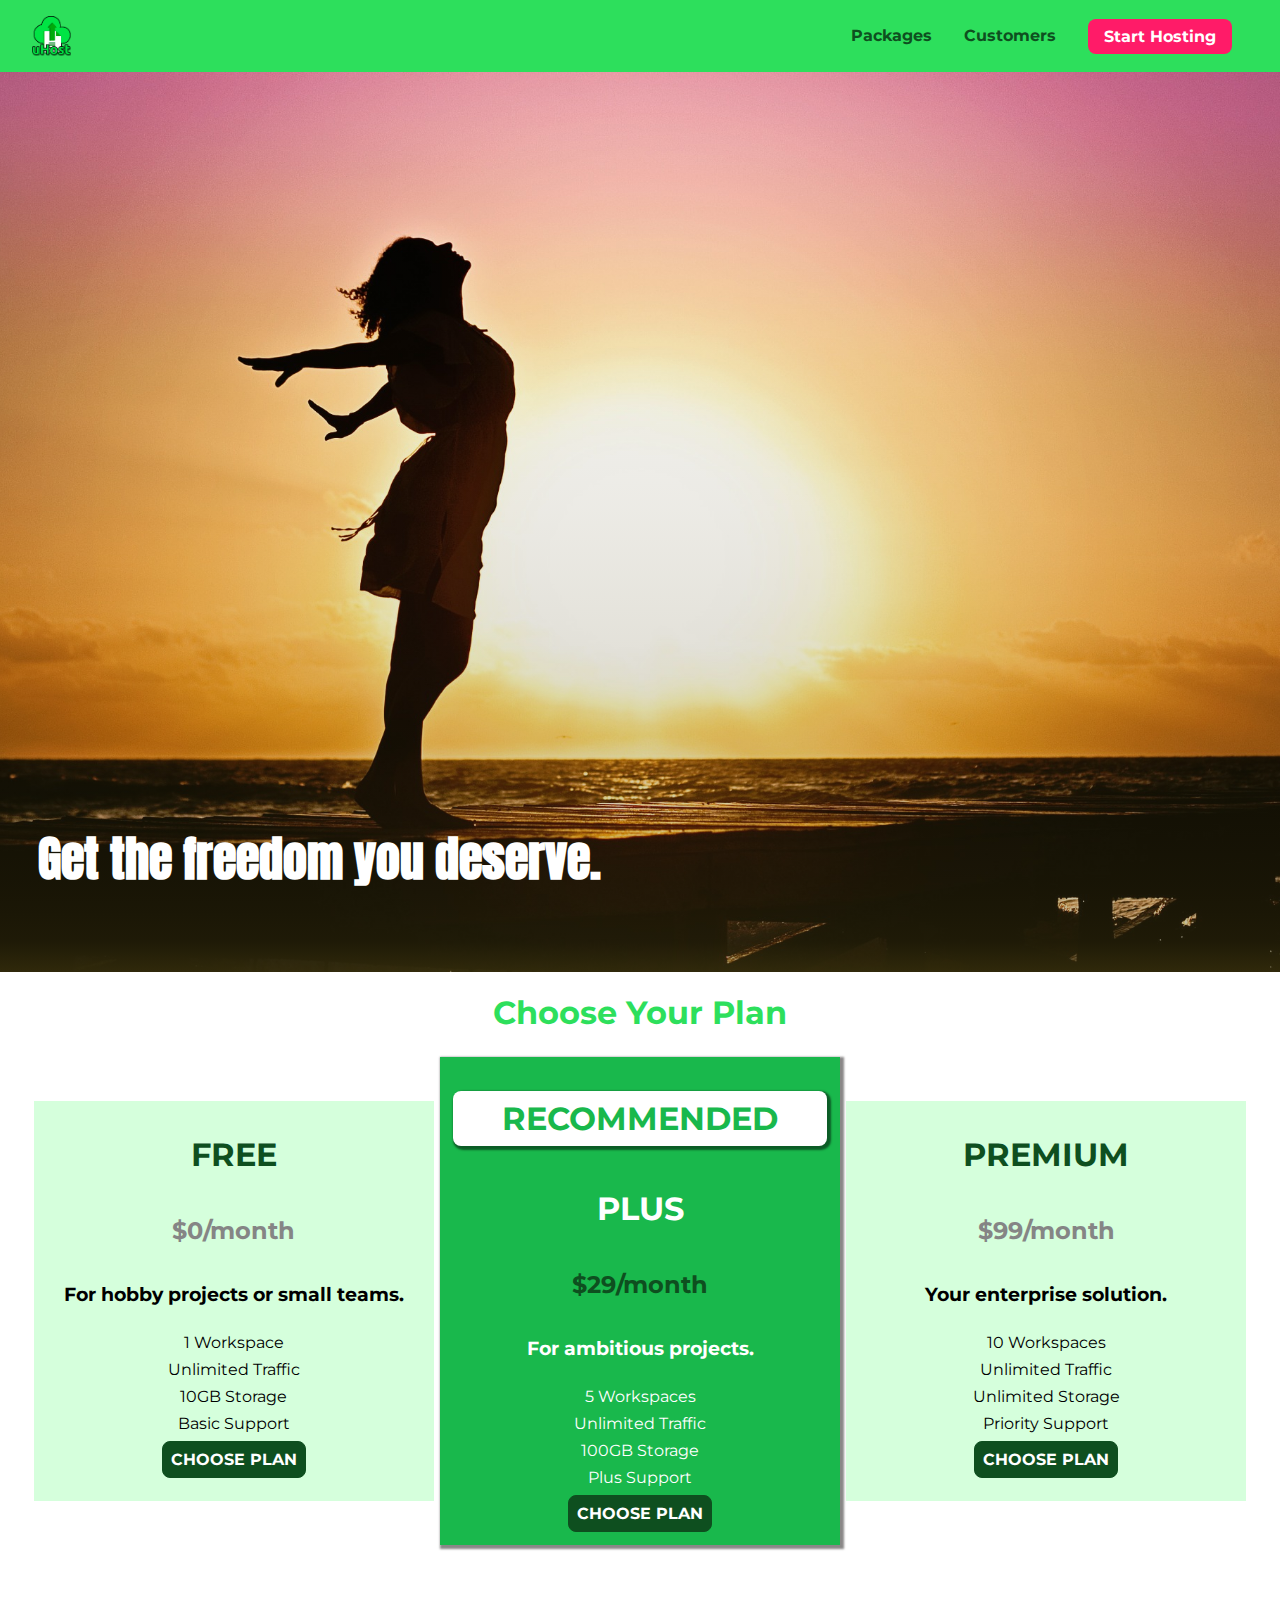
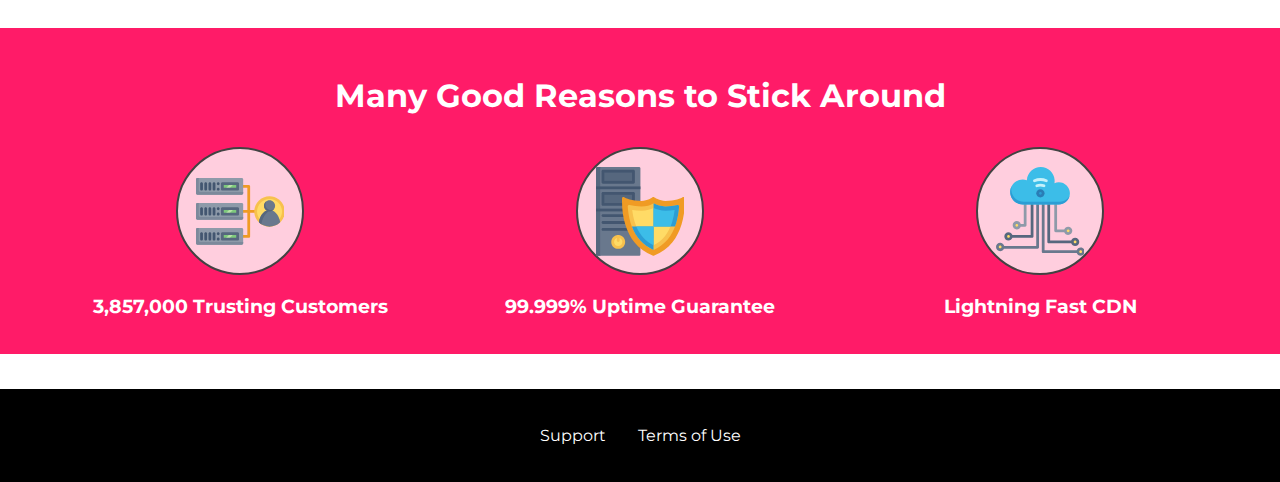
<file: index.html>
<!DOCTYPE html>
<html lang="en">
  <head>
    <meta charset="UTF-8" />
    <meta name="viewport" content="width=device-width, initial-scale=1.0" />
    <meta http-equiv="X-UA-Compatible" content="ie=edge" />
    <title>uHost</title>
    <link rel="shortcut icon" href="favicon.png" />
    <link
      href="https://fonts.googleapis.com/css?family=Anton"
      rel="stylesheet" />
    <link
      href="https://fonts.googleapis.com/css?family=Montserrat:400,700"
      rel="stylesheet" />
    <link rel="stylesheet" href="shared.css" />
    <link rel="stylesheet" href="main.css" />
  </head>

  <body>
    <div class="backdrop"></div>
    <div class="modal">
      <h1 class="modal__title">Do you want to continue?</h1>
      <div class="modal__actions">
        <a href="start-hosting/index.html" class="modal__action">Yes!</a>
        <button class="modal__action modal__action--negative" type="button">
          No!
        </button>
      </div>
    </div>
    <header class="main-header">
      <div>
        <button class="toggle-button">
          <span class="toggle-button__bar"></span>
          <span class="toggle-button__bar"></span>
          <span class="toggle-button__bar"></span>
        </button>
        <a href="index.html" class="main-header__brand">
          <img src="./images/uhost-icon.png" alt="logo" />
        </a>
      </div>
      <nav class="main-nav">
        <ul class="main-nav__items">
          <li class="main-nav__item">
            <a href="packages/index.html">Packages</a>
          </li>
          <li class="main-nav__item">
            <a href="customers/index.html">Customers</a>
          </li>
          <li id="button" class="main-nav__item main-nav__item--cta">
            <a href="start-hosting/index.html">Start Hosting</a>
          </li>
        </ul>
      </nav>
    </header>
    <nav class="mobile-nav">
      <ul class="mobile-nav__items">
        <li class="mobile-nav__item">
          <a href="packages/index.html">Packages</a>
        </li>
        <li class="mobile-nav__item">
          <a href="customers/index.html">Customers</a>
        </li>
        <li class="mobile-nav__item mobile-nav__item--cta">
          <a href="start-hosting/index.html">Start Hosting</a>
        </li>
      </ul>
    </nav>
    <main>
      <section id="product-overview">
        <h1>Get the freedom you deserve.</h1>
      </section>
      <section id="plans">
        <h1 class="section-title">Choose Your Plan</h1>
        <div class="plans__list">
          <article class="plan">
            <h1 class="plan__title">FREE</h1>
            <h2 class="plan__price">$0/month</h2>
            <h3>For hobby projects or small teams.</h3>
            <ul class="plan__features">
              <li class="plan__feature">1 Workspace</li>
              <li class="plan__feature">Unlimited Traffic</li>
              <li class="plan__feature">10GB Storage</li>
              <li class="plan__feature">Basic Support</li>
            </ul>
            <div>
              <button class="button">CHOOSE PLAN</button>
            </div>
          </article>
          <article class="plan plan--highlighted">
            <h1 class="plan__annotation">RECOMMENDED</h1>
            <h1 class="plan__title">PLUS</h1>
            <h2 class="plan__price">$29/month</h2>
            <h3>For ambitious projects.</h3>
            <ul class="plan__features">
              <li class="plan__feature">5 Workspaces</li>
              <li class="plan__feature">Unlimited Traffic</li>
              <li class="plan__feature">100GB Storage</li>
              <li class="plan__feature">Plus Support</li>
            </ul>
            <div>
              <button class="button">CHOOSE PLAN</button>
            </div>
          </article>
          <article class="plan">
            <h1 class="plan__title">PREMIUM</h1>
            <h2 class="plan__price">$99/month</h2>
            <h3>Your enterprise solution.</h3>
            <ul class="plan__features">
              <li class="plan__feature">10 Workspaces</li>
              <li class="plan__feature">Unlimited Traffic</li>
              <li class="plan__feature">Unlimited Storage</li>
              <li class="plan__feature">Priority Support</li>
            </ul>
            <div>
              <button class="button">CHOOSE PLAN</button>
            </div>
          </article>
        </div>
      </section>
      <section id="key-features">
        <h1 class="section-title">Many Good Reasons to Stick Around</h1>
        <ul class="key-feature__list">
          <li class="key-feature">
            <div class="key-feature__image">
              <svg viewBox="0 0 512 512">
                <path
                  style="fill: #f09b24"
                  d="M344,248h-32V112c0-4.418-3.582-8-8-8h-40c-4.418,0-8,3.582-8,8s3.582,8,8,8h32v128h-32  c-4.418,0-8,3.582-8,8s3.582,8,8,8h32v128h-32c-4.418,0-8,3.582-8,8s3.582,8,8,8h40c4.418,0,8-3.582,8-8V264h32c4.418,0,8-3.582,8-8  S348.418,248,344,248z" />
                <path
                  style="fill: #8e9aa9"
                  d="M264,64H8c-4.418,0-8,3.582-8,8v80c0,4.418,3.582,8,8,8h256c4.418,0,8-3.582,8-8V72  C272,67.582,268.418,64,264,64z" />
                <path
                  style="fill: #7c899b"
                  d="M24,144c-4.418,0-8-3.582-8-8V64H8c-4.418,0-8,3.582-8,8v80c0,4.418,3.582,8,8,8h256  c4.418,0,8-3.582,8-8v-8H24z" />
                <rect
                  x="152"
                  y="96"
                  style="fill: #b8e3a8"
                  width="88"
                  height="32" />
                <g>
                  <polygon
                    style="fill: #7ec97d"
                    points="152,96 152,128 166,128 198,96  " />
                  <polygon
                    style="fill: #7ec97d"
                    points="220,96 188,128 240,128 240,96  " />
                </g>
                <path
                  style="fill: #56677e"
                  d="M240,136h-88c-4.418,0-8-3.582-8-8V96c0-4.418,3.582-8,8-8h88c4.418,0,8,3.582,8,8v32  C248,132.418,244.418,136,240,136z M160,120h72v-16h-72V120z" />
                <g>
                  <path
                    style="fill: #435670"
                    d="M32,136c-4.418,0-8-3.582-8-8V96c0-4.418,3.582-8,8-8s8,3.582,8,8v32C40,132.418,36.418,136,32,136z   " />
                  <path
                    style="fill: #435670"
                    d="M56,136c-4.418,0-8-3.582-8-8V96c0-4.418,3.582-8,8-8s8,3.582,8,8v32C64,132.418,60.418,136,56,136z   " />
                  <path
                    style="fill: #435670"
                    d="M80,136c-4.418,0-8-3.582-8-8V96c0-4.418,3.582-8,8-8s8,3.582,8,8v32C88,132.418,84.418,136,80,136z   " />
                  <path
                    style="fill: #435670"
                    d="M104,136c-4.418,0-8-3.582-8-8V96c0-4.418,3.582-8,8-8s8,3.582,8,8v32   C112,132.418,108.418,136,104,136z" />
                  <path
                    style="fill: #435670"
                    d="M128,105c-4.418,0-8-3.582-8-8v-1c0-4.418,3.582-8,8-8s8,3.582,8,8v1   C136,101.418,132.418,105,128,105z" />
                  <path
                    style="fill: #435670"
                    d="M128,136c-4.418,0-8-3.582-8-8v-1c0-4.418,3.582-8,8-8s8,3.582,8,8v1   C136,132.418,132.418,136,128,136z" />
                </g>
                <path
                  style="fill: #8e9aa9"
                  d="M264,208H8c-4.418,0-8,3.582-8,8v80c0,4.418,3.582,8,8,8h256c4.418,0,8-3.582,8-8v-80  C272,211.582,268.418,208,264,208z" />
                <path
                  style="fill: #7c899b"
                  d="M24,288c-4.418,0-8-3.582-8-8v-72H8c-4.418,0-8,3.582-8,8v80c0,4.418,3.582,8,8,8h256  c4.418,0,8-3.582,8-8v-8H24z" />
                <rect
                  x="152"
                  y="240"
                  style="fill: #b8e3a8"
                  width="88"
                  height="32" />
                <g>
                  <polygon
                    style="fill: #7ec97d"
                    points="152,240 152,272 166,272 198,240  " />
                  <polygon
                    style="fill: #7ec97d"
                    points="220,240 188,272 240,272 240,240  " />
                </g>
                <path
                  style="fill: #56677e"
                  d="M240,280h-88c-4.418,0-8-3.582-8-8v-32c0-4.418,3.582-8,8-8h88c4.418,0,8,3.582,8,8v32  C248,276.418,244.418,280,240,280z M160,264h72v-16h-72V264z" />
                <g>
                  <path
                    style="fill: #435670"
                    d="M32,280c-4.418,0-8-3.582-8-8v-32c0-4.418,3.582-8,8-8s8,3.582,8,8v32C40,276.418,36.418,280,32,280   z" />
                  <path
                    style="fill: #435670"
                    d="M56,280c-4.418,0-8-3.582-8-8v-32c0-4.418,3.582-8,8-8s8,3.582,8,8v32C64,276.418,60.418,280,56,280   z" />
                  <path
                    style="fill: #435670"
                    d="M80,280c-4.418,0-8-3.582-8-8v-32c0-4.418,3.582-8,8-8s8,3.582,8,8v32C88,276.418,84.418,280,80,280   z" />
                  <path
                    style="fill: #435670"
                    d="M104,280c-4.418,0-8-3.582-8-8v-32c0-4.418,3.582-8,8-8s8,3.582,8,8v32   C112,276.418,108.418,280,104,280z" />
                  <path
                    style="fill: #435670"
                    d="M128,249c-4.418,0-8-3.582-8-8v-1c0-4.418,3.582-8,8-8s8,3.582,8,8v1   C136,245.418,132.418,249,128,249z" />
                  <path
                    style="fill: #435670"
                    d="M128,280c-4.418,0-8-3.582-8-8v-1c0-4.418,3.582-8,8-8s8,3.582,8,8v1   C136,276.418,132.418,280,128,280z" />
                </g>
                <path
                  style="fill: #8e9aa9"
                  d="M264,352H8c-4.418,0-8,3.582-8,8v80c0,4.418,3.582,8,8,8h256c4.418,0,8-3.582,8-8v-80  C272,355.582,268.418,352,264,352z" />
                <path
                  style="fill: #7c899b"
                  d="M24,432c-4.418,0-8-3.582-8-8v-72H8c-4.418,0-8,3.582-8,8v80c0,4.418,3.582,8,8,8h256  c4.418,0,8-3.582,8-8v-8H24z" />
                <rect
                  x="152"
                  y="384"
                  style="fill: #b8e3a8"
                  width="88"
                  height="32" />
                <g>
                  <polygon
                    style="fill: #7ec97d"
                    points="152,384 152,416 166,416 198,384  " />
                  <polygon
                    style="fill: #7ec97d"
                    points="220,384 188,416 240,416 240,384  " />
                </g>
                <path
                  style="fill: #56677e"
                  d="M240,424h-88c-4.418,0-8-3.582-8-8v-32c0-4.418,3.582-8,8-8h88c4.418,0,8,3.582,8,8v32  C248,420.418,244.418,424,240,424z M160,408h72v-16h-72V408z" />
                <g>
                  <path
                    style="fill: #435670"
                    d="M32,424c-4.418,0-8-3.582-8-8v-32c0-4.418,3.582-8,8-8s8,3.582,8,8v32C40,420.418,36.418,424,32,424   z" />
                  <path
                    style="fill: #435670"
                    d="M56,424c-4.418,0-8-3.582-8-8v-32c0-4.418,3.582-8,8-8s8,3.582,8,8v32C64,420.418,60.418,424,56,424   z" />
                  <path
                    style="fill: #435670"
                    d="M80,424c-4.418,0-8-3.582-8-8v-32c0-4.418,3.582-8,8-8s8,3.582,8,8v32C88,420.418,84.418,424,80,424   z" />
                  <path
                    style="fill: #435670"
                    d="M104,424c-4.418,0-8-3.582-8-8v-32c0-4.418,3.582-8,8-8s8,3.582,8,8v32   C112,420.418,108.418,424,104,424z" />
                  <path
                    style="fill: #435670"
                    d="M128,393c-4.418,0-8-3.582-8-8v-1c0-4.418,3.582-8,8-8s8,3.582,8,8v1   C136,389.418,132.418,393,128,393z" />
                  <path
                    style="fill: #435670"
                    d="M128,424c-4.418,0-8-3.582-8-8v-1c0-4.418,3.582-8,8-8s8,3.582,8,8v1   C136,420.418,132.418,424,128,424z" />
                </g>
                <path
                  style="fill: #f7c14d"
                  d="M424,168c-48.523,0-88,39.477-88,88s39.477,88,88,88s88-39.477,88-88S472.523,168,424,168z" />
                <path
                  style="fill: #ffdb66"
                  d="M424,184c-39.701,0-72,32.299-72,72s32.299,72,72,72s72-32.299,72-72S463.701,184,424,184z" />
                <path
                  style="fill: #69788d"
                  d="M484.893,314.16C476.393,274.588,451.922,248,424,248s-52.393,26.588-60.893,66.16  c-0.605,2.82,0.354,5.749,2.511,7.664C381.731,336.124,402.465,344,424,344s42.269-7.876,58.381-22.176  C484.539,319.909,485.498,316.98,484.893,314.16z" />
                <path
                  style="fill: #56677e"
                  d="M434.053,249.171C430.768,248.403,427.411,248,424,248c-27.922,0-52.393,26.588-60.893,66.16  c-0.605,2.82,0.354,5.749,2.511,7.664c3.383,3.002,6.979,5.703,10.734,8.125C384.904,286.243,407.373,255.378,434.053,249.171z" />
                <path
                  style="fill: #69788d"
                  d="M424,192c-17.645,0-32,14.355-32,32s14.355,32,32,32s32-14.355,32-32S441.645,192,424,192z" />
                <path
                  style="fill: #56677e"
                  d="M432,248c-17.645,0-32-14.355-32-32c0-6.783,2.128-13.076,5.742-18.258  C397.444,203.53,392,213.138,392,224c0,17.645,14.355,32,32,32c10.862,0,20.471-5.444,26.258-13.742  C445.076,245.872,438.783,248,432,248z" />
              </svg>
            </div>
            <p class="key-feature__description">3,857,000 Trusting Customers</p>
          </li>
          <li class="key-feature">
            <div class="key-feature__image">
              <svg viewBox="0 0 512 512">
                <path
                  style="fill: #69788d"
                  d="M248,0H8C3.582,0,0,3.582,0,8v496c0,4.418,3.582,8,8,8h240c4.418,0,8-3.582,8-8V8  C256,3.582,252.418,0,248,0z" />
                <path
                  style="fill: #56677e"
                  d="M24,504V8c0-4.418,3.582-8,8-8H8C3.582,0,0,3.582,0,8v496c0,4.418,3.582,8,8,8h24  C27.582,512,24,508.418,24,504z" />
                <g>
                  <rect
                    x="0"
                    y="112"
                    style="fill: #435670"
                    width="256"
                    height="16" />
                  <rect
                    x="0"
                    y="240"
                    style="fill: #435670"
                    width="256"
                    height="16" />
                </g>
                <path
                  style="fill: #f7c14d"
                  d="M128,392c-22.056,0-40,17.944-40,40s17.944,40,40,40s40-17.944,40-40S150.056,392,128,392z" />
                <path
                  style="fill: #ffdb66"
                  d="M128,408c-13.233,0-24,10.767-24,24s10.767,24,24,24s24-10.767,24-24S141.233,408,128,408z" />
                <path
                  style="fill: #f7c14d"
                  d="M128,392c-2.739,0-5.414,0.278-8,0.805V424c0,4.418,3.582,8,8,8c4.418,0,8-3.582,8-8v-31.195  C133.414,392.278,130.739,392,128,392z" />
                <g>
                  <path
                    style="fill: #435670"
                    d="M216,288H40c-4.418,0-8-3.582-8-8s3.582-8,8-8h176c4.418,0,8,3.582,8,8S220.418,288,216,288z" />
                  <path
                    style="fill: #435670"
                    d="M216,328H40c-4.418,0-8-3.582-8-8s3.582-8,8-8h176c4.418,0,8,3.582,8,8S220.418,328,216,328z" />
                  <path
                    style="fill: #435670"
                    d="M216,368H40c-4.418,0-8-3.582-8-8s3.582-8,8-8h176c4.418,0,8,3.582,8,8S220.418,368,216,368z" />
                  <path
                    style="fill: #435670"
                    d="M216,16H40c-4.418,0-8,3.582-8,8v64c0,4.418,3.582,8,8,8h176c4.418,0,8-3.582,8-8V24   C224,19.582,220.418,16,216,16z" />
                </g>
                <rect
                  x="48"
                  y="32"
                  style="fill: #56677e"
                  width="160"
                  height="48" />
                <path
                  style="fill: #435670"
                  d="M216,144H40c-4.418,0-8,3.582-8,8v64c0,4.418,3.582,8,8,8h176c4.418,0,8-3.582,8-8v-64  C224,147.582,220.418,144,216,144z" />
                <rect
                  x="48"
                  y="160"
                  style="fill: #56677e"
                  width="160"
                  height="48" />
                <path
                  style="fill: #f09b24"
                  d="M511.747,180.237c-0.194-6.537-8.107-10.107-13.135-5.894c-5.6,4.693-42.904,21.282-98.514,21.282  c-33.45,0-64.625-20.999-64.929-21.206c-2.9-1.991-6.764-1.85-9.512,0.346c-2.677,2.135-27.201,20.86-63.793,20.86  c-55.607,0-92.914-16.589-98.515-21.282c-5.028-4.211-12.941-0.645-13.135,5.894c-1.634,54.834,4.655,105.941,18.693,151.903  c12.096,39.604,29.759,74.047,52.497,102.373c27.538,34.304,62.743,59.882,104.66,76.045c3.069,1.918,6.757,1.921,9.83,0  c41.917-16.163,77.122-41.741,104.66-76.045c22.738-28.326,40.401-62.77,52.497-102.373  C507.092,286.179,513.381,235.071,511.747,180.237z" />
                <path
                  style="fill: #f7c14d"
                  d="M476.21,221.226c-1.953-1.631-4.568-2.235-7.036-1.628c-21.686,5.327-44.926,8.028-69.075,8.028  c-25.926,0-49.633-8.975-64.955-16.504c-2.307-1.134-5.016-1.091-7.284,0.116c-14.059,7.477-36.919,16.388-65.994,16.388  c-24.153,0-47.394-2.701-69.075-8.028c-5.155-1.268-10.221,2.966-9.894,8.261c2.077,33.693,7.668,65.635,16.616,94.935  c22.774,74.565,66.139,126.334,128.888,153.868c2.032,0.891,4.397,0.891,6.43,0c61.777-27.107,104.716-78.876,127.62-153.868  c8.948-29.3,14.539-61.241,16.616-94.935C479.224,225.319,478.163,222.856,476.21,221.226z" />
                <path
                  style="fill: #ffdb66"
                  d="M331.609,451.727c-52.604-25.289-89.304-70.987-109.144-135.944  c-6.532-21.39-11.162-44.336-13.82-68.447c17.133,2.852,34.952,4.291,53.22,4.291c29.394,0,53.376-7.793,69.978-15.561  c17.44,7.736,41.656,15.561,68.256,15.561c18.267,0,36.085-1.439,53.219-4.291c-2.659,24.112-7.288,47.06-13.82,68.448  C419.545,381.108,383.27,426.805,331.609,451.727z" />
                <g>
                  <path
                    style="fill: #2c9dd4"
                    d="M479.066,227.858c0.157-2.539-0.903-5.002-2.856-6.633s-4.568-2.235-7.036-1.628   c-21.686,5.327-44.926,8.028-69.075,8.028c-25.926,0-49.633-8.975-64.955-16.504c-1.057-0.52-2.2-0.78-3.345-0.806l-0.072,133.351   h123.601c2.556-6.746,4.933-13.702,7.123-20.874C471.398,293.493,476.989,261.552,479.066,227.858z" />
                  <path
                    style="fill: #2c9dd4"
                    d="M206.658,343.667c24.153,63.42,65.028,108.108,121.743,132.995c1.031,0.452,2.147,0.673,3.263,0.666   l0.063-133.661H206.658z" />
                </g>
                <g>
                  <path
                    style="fill: #3cbde8"
                    d="M439.497,315.783c6.532-21.389,11.161-44.336,13.82-68.448c-17.134,2.852-34.952,4.291-53.219,4.291   c-26.6,0-50.815-7.824-68.256-15.561l-0.116,107.601h97.758C433.179,334.807,436.524,325.518,439.497,315.783z" />
                  <path
                    style="fill: #3cbde8"
                    d="M232.523,343.667c21.144,50.298,54.363,86.56,99.087,108.06l0.117-108.06H232.523z" />
                </g>
              </svg>
            </div>
            <p class="key-feature__description">99.999% Uptime Guarantee</p>
          </li>
          <li class="key-feature">
            <div class="key-feature__image">
              <svg viewBox="0 0 512 512">
                <path
                  style="fill: #8e9aa9"
                  d="M168,200c-4.418,0-8,3.582-8,8v120h-17.376c-3.302-9.311-12.194-16-22.624-16  c-13.234,0-24,10.767-24,24s10.766,24,24,24c10.429,0,19.321-6.689,22.624-16H168c4.418,0,8-3.582,8-8V208  C176,203.582,172.418,200,168,200z" />
                <path
                  style="fill: #ffdb66"
                  d="M120,328c-4.411,0-8,3.589-8,8s3.589,8,8,8s8-3.589,8-8S124.411,328,120,328z" />
                <path
                  style="fill: #56677e"
                  d="M208,200c-4.418,0-8,3.582-8,8v184H94.624C91.322,382.689,82.43,376,72,376  c-13.234,0-24,10.767-24,24s10.766,24,24,24c10.429,0,19.321-6.689,22.624-16H208c4.418,0,8-3.582,8-8V208  C216,203.582,212.418,200,208,200z" />
                <path
                  style="fill: #ffdb66"
                  d="M72,392c-4.411,0-8,3.589-8,8s3.589,8,8,8s8-3.589,8-8S76.411,392,72,392z" />
                <path
                  style="fill: #69788d"
                  d="M240,208c-4.418,0-8,3.582-8,8v239H47.24c-2.671-10.34-12.078-18-23.24-18c-13.234,0-24,10.767-24,24  s10.766,24,24,24c9.666,0,18.009-5.747,21.809-14H240c4.418,0,8-3.582,8-8V216C248,211.582,244.418,208,240,208z" />
                <path
                  style="fill: #ffdb66"
                  d="M24,453c-4.411,0-8,3.589-8,8s3.589,8,8,8s8-3.589,8-8S28.411,453,24,453z" />
                <path
                  style="fill: #69788d"
                  d="M488,464c-10.429,0-19.321,6.689-22.624,16H280V208c0-4.418-3.582-8-8-8s-8,3.582-8,8v280  c0,4.418,3.582,8,8,8h193.376c3.302,9.311,12.194,16,22.624,16c13.234,0,24-10.767,24-24S501.234,464,488,464z" />
                <path
                  style="fill: #ffdb66"
                  d="M488,480c-4.411,0-8,3.589-8,8s3.589,8,8,8s8-3.589,8-8S492.411,480,488,480z" />
                <path
                  style="fill: #56677e"
                  d="M456,408c-10.429,0-19.321,6.689-22.624,16H312V208c0-4.418-3.582-8-8-8s-8,3.582-8,8v224  c0,4.418,3.582,8,8,8h129.376c3.302,9.311,12.194,16,22.624,16c13.234,0,24-10.767,24-24S469.234,408,456,408z" />
                <path
                  style="fill: #ffdb66"
                  d="M456,424c-4.411,0-8,3.589-8,8s3.589,8,8,8s8-3.589,8-8S460.411,424,456,424z" />
                <path
                  style="fill: #8e9aa9"
                  d="M416,344c-10.429,0-19.321,6.689-22.624,16H352V208c0-4.418-3.582-8-8-8s-8,3.582-8,8v160  c0,4.418,3.582,8,8,8h49.376c3.302,9.311,12.194,16,22.624,16c13.234,0,24-10.767,24-24S429.234,344,416,344z" />
                <path
                  style="fill: #ffdb66"
                  d="M416,360c-4.411,0-8,3.589-8,8s3.589,8,8,8s8-3.589,8-8S420.411,360,416,360z" />
                <path
                  style="fill: #3cbde8"
                  d="M362,88c-8.741,0-17.231,1.751-25.06,5.085C337.646,88.797,338,84.43,338,80  c0-44.112-35.888-80-80-80c-42.823,0-77.895,33.816-79.909,76.149C170.393,73.415,162.244,72,154,72c-39.701,0-72,32.299-72,72  s32.299,72,72,72h208c35.29,0,64-28.71,64-64S397.29,88,362,88z" />
                <path
                  style="fill: #2c9dd4"
                  d="M368,200H160c-39.701,0-72-32.299-72-72c0-5.863,0.721-11.559,2.05-17.019  C84.918,120.88,82,132.102,82,144c0,39.701,32.299,72,72,72h208c30.389,0,55.88-21.296,62.379-49.743  C413.565,186.327,392.352,200,368,200z" />
                <path
                  style="fill: #2a7db5"
                  d="M256,128c-13.234,0-24,10.767-24,24s10.766,24,24,24c13.233,0,24-10.767,24-24S269.233,128,256,128z" />
                <path
                  style="fill: #2c9dd4"
                  d="M256,144c-4.411,0-8,3.589-8,8s3.589,8,8,8c4.411,0,8-3.589,8-8S260.411,144,256,144z" />
                <g>
                  <path
                    style="fill: #c5f1fa"
                    d="M221.755,87.695c-2.994,0-5.864-1.688-7.233-4.572c-1.894-3.991-0.194-8.763,3.798-10.657   C230.157,66.849,242.834,64,256,64c13.166,0,25.844,2.849,37.68,8.466c3.992,1.895,5.692,6.666,3.798,10.657   s-6.666,5.692-10.657,3.798C277.144,82.328,266.774,80,256,80c-10.774,0-21.144,2.328-30.821,6.921   C224.072,87.446,222.904,87.695,221.755,87.695z" />
                  <path
                    style="fill: #c5f1fa"
                    d="M276.545,116.618c-1.148,0-2.316-0.249-3.424-0.774C267.745,113.293,261.985,112,256,112   c-5.985,0-11.745,1.293-17.121,3.844c-3.991,1.895-8.763,0.192-10.657-3.798c-1.894-3.992-0.193-8.764,3.798-10.657   C239.557,97.813,247.625,96,256,96c8.376,0,16.444,1.813,23.98,5.389c3.991,1.894,5.692,6.665,3.798,10.657   C282.41,114.93,279.539,116.618,276.545,116.618z" />
                </g>
              </svg>
            </div>
            <p class="key-feature__description">Lightning Fast CDN</p>
          </li>
        </ul>
      </section>
    </main>
    <footer class="main-footer">
      <nav>
        <ul class="main-footer__links">
          <li class="main-footer__link">
            <a href="#">Support</a>
          </li>
          <li class="main-footer__link">
            <a href="#">Terms of Use</a>
          </li>
        </ul>
      </nav>
    </footer>
    <script src="app.js"></script>
  </body>
</html>
</file>
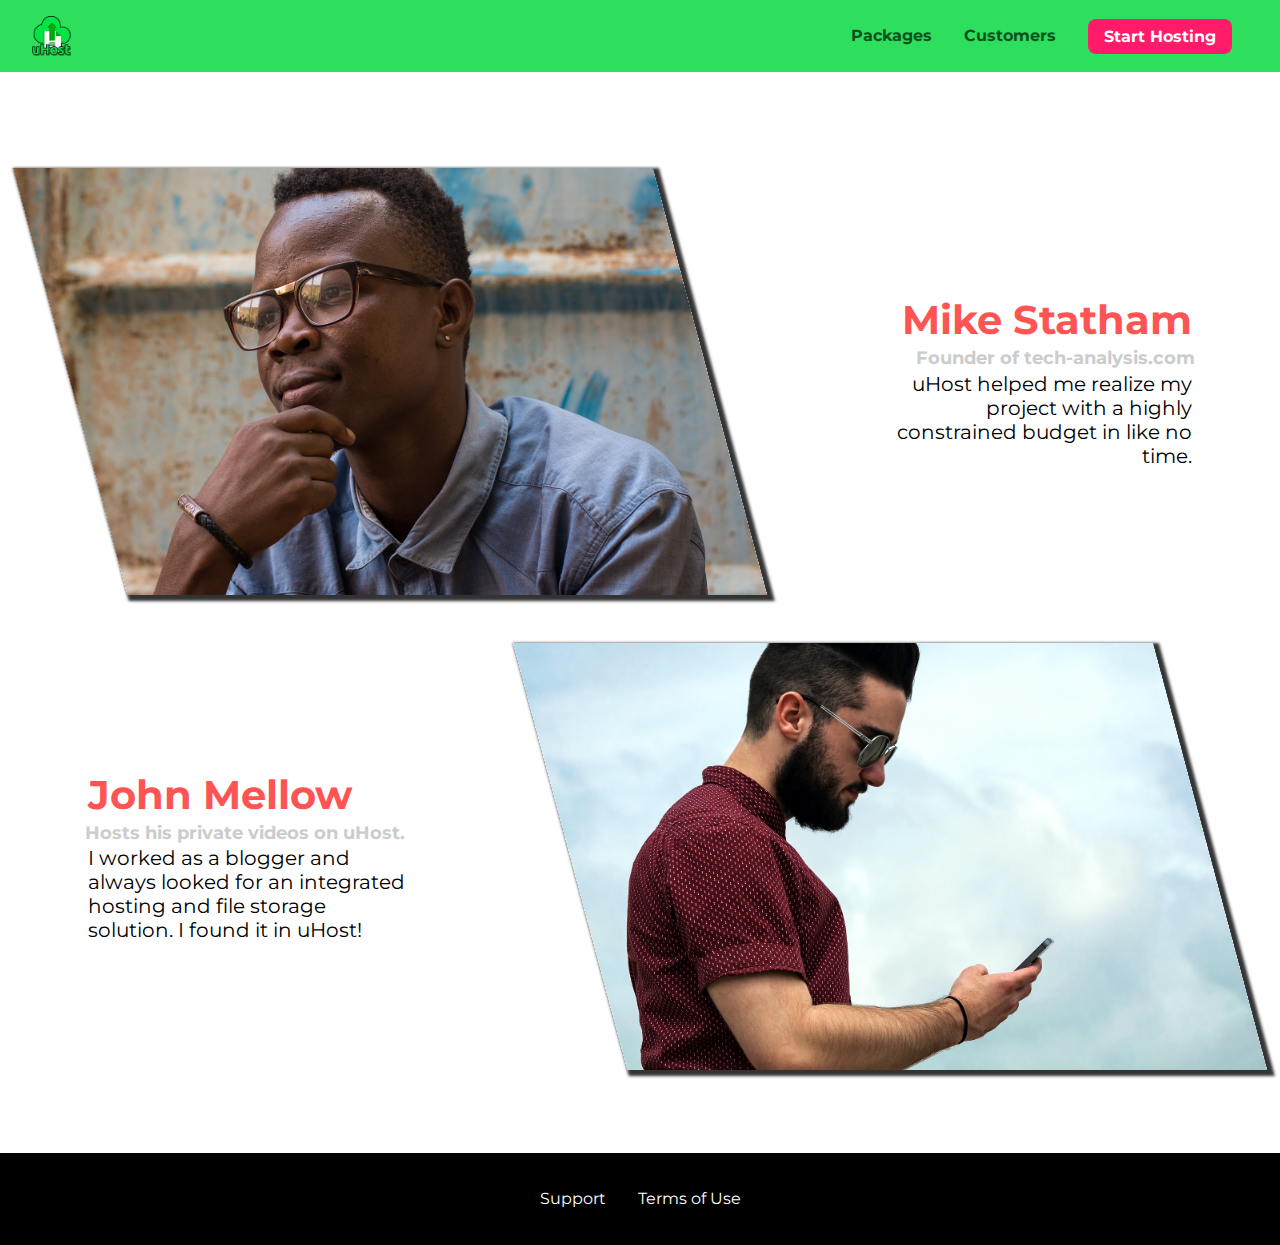
<file: customers/index.html>
<!DOCTYPE html>
<html lang="en">
  <head>
    <meta charset="UTF-8" />
    <meta name="viewport" content="width=device-width, initial-scale=1.0" />
    <meta http-equiv="X-UA-Compatible" content="ie=edge" />
    <title>uHost Customers</title>
    <link rel="shortcut icon" href="../favicon.png" />
    <link
      href="https://fonts.googleapis.com/css?family=Anton|Montserrat:400,700"
      rel="stylesheet"
    />
    <link rel="stylesheet" href="../shared.css" />
    <link rel="stylesheet" href="customers.css" />
  </head>

  <body>
    <div class="backdrop"></div>
    <header class="main-header">
      <div>
        <button class="toggle-button">
          <span class="toggle-button__bar"></span>
          <span class="toggle-button__bar"></span>
          <span class="toggle-button__bar"></span>
        </button>
        <a href="../index.html" class="main-header__brand">
          <img src="../images/uhost-icon.png" alt="logo" />
        </a>
      </div>
      <nav class="main-nav">
        <ul class="main-nav__items">
          <li class="main-nav__item">
            <a href="../packages/index.html">Packages</a>
          </li>
          <li class="main-nav__item">
            <a href="index.html">Customers</a>
          </li>
          <li class="main-nav__item main-nav__item--cta">
            <a href="../start-hosting/index.html">Start Hosting</a>
          </li>
        </ul>
      </nav>
    </header>
    <nav class="mobile-nav">
      <ul class="mobile-nav__items">
        <li class="mobile-nav__item">
          <a href="../packages/index.html">Packages</a>
        </li>
        <li class="mobile-nav__item">
          <a href="index.html">Customers</a>
        </li>
        <li class="mobile-nav__item mobile-nav__item--cta">
          <a href="../start-hosting/index.html">Start Hosting</a>
        </li>
      </ul>
    </nav>
    <main>
      <div>
        <div class="testimonial" id="customer-1">
          <div class="testimonial__image-container">
            <img
              src="../images/customer-1.jpg"
              alt="Mike Statham - Customer"
              class="testimonial__image"
            />
          </div>
          <div class="testimonial__info">
            <h1 class="testimonial__name">Mike Statham</h1>
            <h2 class="testimonial__subtitle">
              Founder of
              <a href="tech-analysis.com">tech-analysis.com</a>
            </h2>
            <p class="testimonial__text">
              uHost helped me realize my project with a highly constrained
              budget in like no time.
            </p>
          </div>
        </div>
        <div class="testimonial" id="customer-2">
          <div class="testimonial__info">
            <h1 class="testimonial__name">John Mellow</h1>
            <h2 class="testimonial__subtitle">
              Hosts his private videos on uHost.
            </h2>
            <p class="testimonial__text">
              I worked as a blogger and always looked for an integrated hosting
              and file storage solution. I found it in uHost!
            </p>
          </div>
          <div class="testimonial__image-container">
            <img
              src="../images/customer-2.jpg"
              alt="John Mellow - Customer"
              class="testimonial__image"
            />
          </div>
        </div>
      </div>
    </main>
    <footer class="main-footer">
      <nav>
        <ul class="main-footer__links">
          <li class="main-footer__link">
            <a href="#">Support</a>
          </li>
          <li class="main-footer__link">
            <a href="#">Terms of Use</a>
          </li>
        </ul>
      </nav>
    </footer>
    <script src="../app.js"></script>
  </body>
</html>
</file>
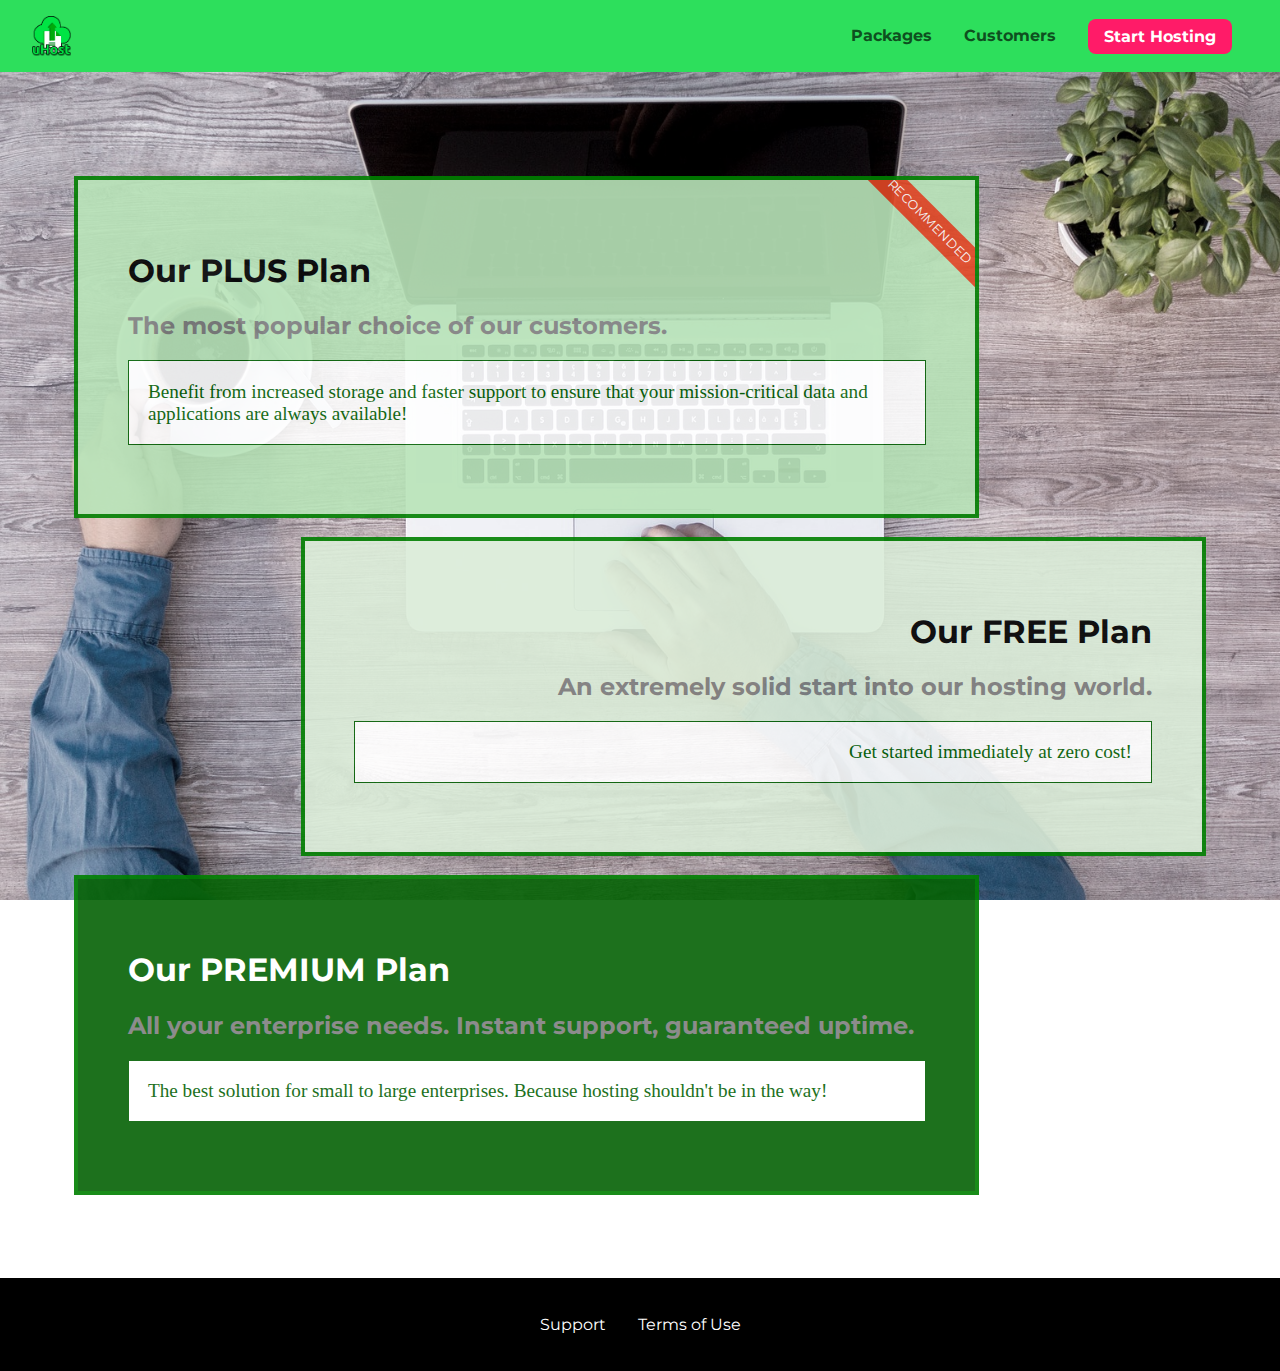
<file: packages/index.html>
<!DOCTYPE html>
<html lang="en">
  <head>
    <meta charset="UTF-8" />
    <meta name="viewport" content="width=device-width, initial-scale=1.0" />
    <meta http-equiv="X-UA-Compatible" content="ie=edge" />
    <title>uHost</title>
    <link rel="shortcut icon" href="favicon.png" />
    <link
      href="https://fonts.googleapis.com/css?family=Montserrat:400,700"
      rel="stylesheet"
    />
    <link rel="stylesheet" href="../shared.css" />
    <link rel="stylesheet" href="packages.css" />
  </head>

  <body>
    <div class="backdrop"></div>
    <div class="background"></div>
    <header class="main-header">
      <div>
        <button class="toggle-button">
          <span class="toggle-button__bar"></span>
          <span class="toggle-button__bar"></span>
          <span class="toggle-button__bar"></span>
        </button>
        <a href="../index.html" class="main-header__brand">
          <img src="../images/uhost-icon.png" alt="" />
        </a>
      </div>
      <nav class="main-nav">
        <ul class="main-nav__items">
          <li class="main-nav__item">
            <a href="index.html">Packages</a>
          </li>
          <li class="main-nav__item">
            <a href="../customers/index.html">Customers</a>
          </li>
          <li class="main-nav__item main-nav__item--cta">
            <a href="../start-hosting/index.html">Start Hosting</a>
          </li>
        </ul>
      </nav>
    </header>
    <nav class="mobile-nav">
      <ul class="mobile-nav__items">
        <li class="mobile-nav__item">
          <a href="index.html">Packages</a>
        </li>
        <li class="mobile-nav__item">
          <a href="../customers/index.html">Customers</a>
        </li>
        <li class="mobile-nav__item mobile-nav__item--cta">
          <a href="../start-hosting/index.html">Start Hosting</a>
        </li>
      </ul>
    </nav>
    <main>
      <section class="plans-container plans-container--first">
        <a href="#">
          <p class="plans-container__tag">RECOMMENDED</p>
          <h1 class="plans-container__title">Our PLUS Plan</h1>
          <h2 class="plans-container__subtitle">
            The most popular choice of our customers.
          </h2>
          <p class="plans-container__text">
            Benefit from increased storage and faster support to ensure that
            your mission-critical data and applications are always available!
          </p>
        </a>
      </section>
      <section class="plans-container plans-container--second">
        <a href="#">
          <h1 class="plans-container__title">Our FREE Plan</h1>
          <h2 class="plans-container__subtitle">
            An extremely solid start into our hosting world.
          </h2>
          <p class="plans-container__text">
            Get started immediately at zero cost!
          </p>
        </a>
      </section>
      <section class="plans-container plans-container--third">
        <a href="#">
          <h1 class="plans-container__title">Our PREMIUM Plan</h1>
          <h2 class="plans-container__subtitle">
            All your enterprise needs. Instant support, guaranteed uptime.
          </h2>
          <p class="plans-container__text">
            The best solution for small to large enterprises. Because hosting
            shouldn't be in the way!
          </p>
        </a>
      </section>
    </main>
    <footer class="main-footer">
      <nav>
        <ul class="main-footer__links">
          <li class="main-footer__link">
            <a href="#">Support</a>
          </li>
          <li class="main-footer__link">
            <a href="#">Terms of Use</a>
          </li>
        </ul>
      </nav>
    </footer>
    <script src="../app.js"></script>
  </body>
</html>
</file>
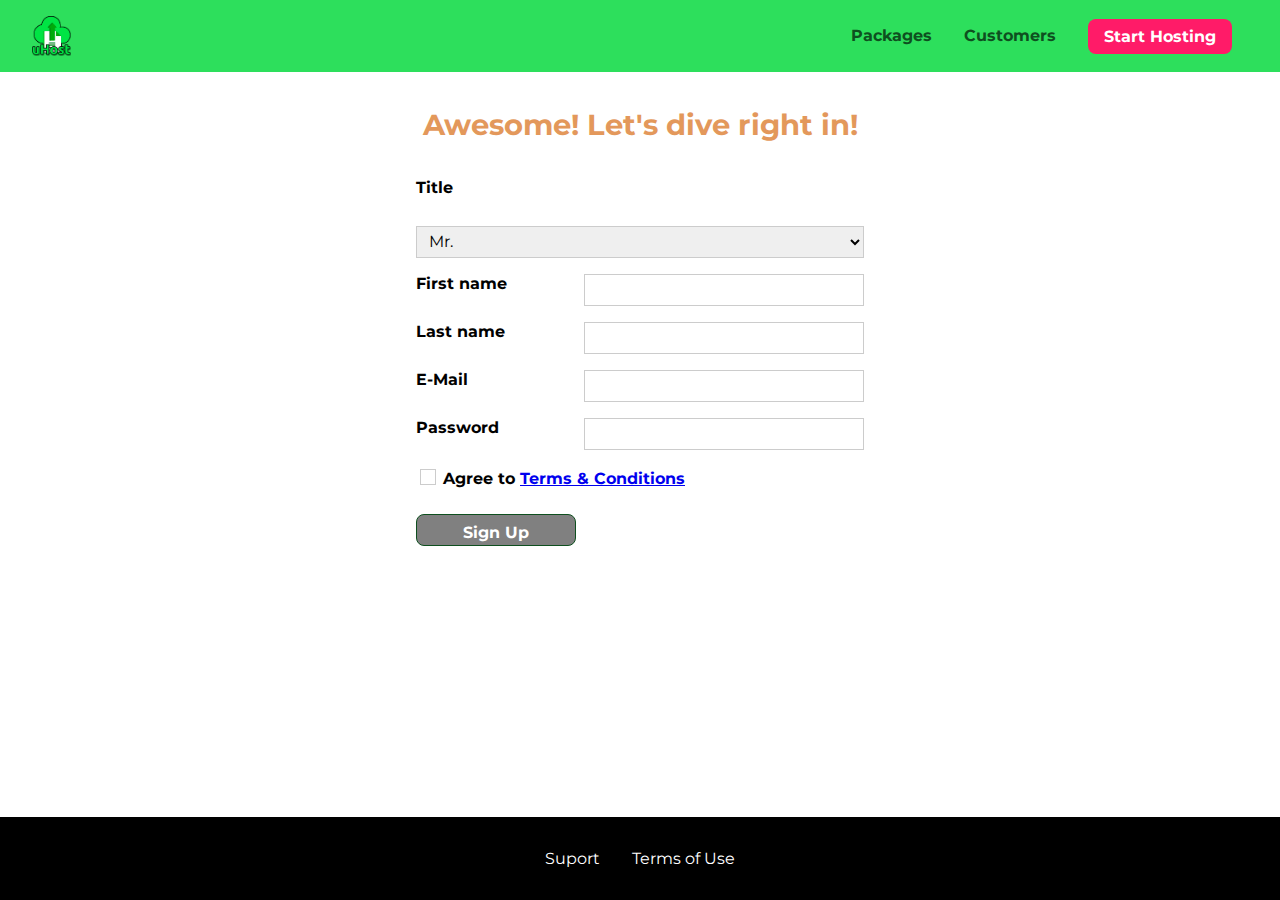
<file: start-hosting/index.html>
<!DOCTYPE html>
<html lang="en">
  <head>
    <meta charset="UTF-8" />
    <meta name="viewport" content="width=device-width, initial-scale=1.0" />
    <meta http-equiv="X-UA-Compatible" content="ie=edge" />
    <title>uHost Signup</title>
    <link rel="shortcut icon" href="../favicon.png" />
    <link
      href="https://fonts.googleapis.com/css?family=Anton|Montserrat:400,700"
      rel="stylesheet"
    />
    <link rel="stylesheet" href="../shared.css" />
    <link rel="stylesheet" href="start-hosting.css" />
  </head>

  <body>
    <div class="backdrop"></div>
    <header class="main-header">
      <div>
        <button class="toggle-button">
          <span class="toggle-button__bar"></span>
          <span class="toggle-button__bar"></span>
          <span class="toggle-button__bar"></span>
        </button>
        <a href="../index.html" class="main-header__brand">
          <img
            src="../images/uhost-icon.png"
            alt="uHost - Your favorite hosting company"
          />
        </a>
      </div>
      <nav class="main-nav">
        <ul class="main-nav__items">
          <li class="main-nav__item">
            <a href="../packages/index.html">Packages</a>
          </li>
          <li class="main-nav__item">
            <a href="../customers/index.html">Customers</a>
          </li>
          <li class="main-nav__item main-nav__item--cta">
            <a href="index.html">Start Hosting</a>
          </li>
        </ul>
      </nav>
    </header>
    <nav class="mobile-nav">
      <ul class="mobile-nav__items">
        <li class="mobile-nav__item">
          <a href="../packages/index.html">Packages</a>
        </li>
        <li class="mobile-nav__item">
          <a href="../customers/index.html">Customers</a>
        </li>
        <li class="mobile-nav__item mobile-nav__item--cta">
          <a href="index.html">Start Hosting</a>
        </li>
      </ul>
    </nav>
    <main class="signup-page">
      <h1 class="signup-title">Awesome! Let's dive right in!</h1>
      <form action="index.html" class="signup-form">
        <label for="title">Title</label>
        <select id="title">
          <option value="mr">Mr.</option>
          <option value="ms">Ms.</option>
        </select>
        <label for="first-name">First name</label>
        <input type="text" id="first-name" />
        <label for="last-name">Last name</label>
        <input type="text" id="last-name" />
        <label for="email">E-Mail</label>
        <input type="email" id="email" />
        <label for="password">Password</label>
        <input type="password" id="password" />
        <div class="sign-form__checkbox">
          <input type="checkbox" id="agree-terms" />
          <label for="agree-terms"
            >Agree to
            <a href="#">Terms &amp; Conditions</a>
          </label>
        </div>
        <button type="submit" class="button" disabled>Sign Up</button>
      </form>
    </main>
    <footer class="main-footer">
      <nav>
        <ul class="main-footer__links">
          <li class="main-footer__link">
            <a href="#">Suport</a>
          </li>
          <li class="main-footer__link">
            <a href="#">Terms of Use</a>
          </li>
        </ul>
      </nav>
    </footer>
    <script src="../app.js"></script>
  </body>
</html>
</file>
<file: shared.css>
* {
  box-sizing: border-box;
}

body {
  font-family: 'Montserrat', sans-serif;
  margin: 0;
  display: grid;
  grid-template-rows: auto 8rem;
}
main {
  margin-top: 4.5rem;
}

.backdrop {
  opacity: 0;
  position: fixed;
  top: 0;
  left: 0;
  z-index: 100;
  width: 100vw;
  height: 100vh;
  background: rgba(0, 0, 0, 0.5);
  display: none;
  transition: opacity 500ms linear;
  -webkit-transition: opacity 500ms linear;
  -moz-transition: opacity 500ms linear;
  -ms-transition: opacity 500ms linear;
  -o-transition: opacity 500ms linear;
}

.main-header {
  width: 100%;
  background: #2ddf5c;
  padding: 1rem 2rem;
  position: fixed;
  top: 0;
  left: 0;
  z-index: 20;
  display: flex;
  align-items: center;
  justify-content: space-between;
}

.main-header__brand {
  color: #0e4f1f;
  text-decoration: none;
  font-weight: bold;
}

.main-header__brand img {
  height: 2.5rem;
  vertical-align: middle;
}

.main-nav {
  display: none;
}

.main-nav__items {
  display: flex;
  align-items: center;
  margin: 0;
  padding: 0;
  list-style: none;
}

.main-nav__item {
  margin: 0 1rem;
}

.main-nav__item a,
.mobile-nav__item a {
  text-decoration: none;
  color: #0e4f1f;
  font-weight: bold;
  padding: 0.2rem 0;
}

.main-nav__item a:hover,
.main-nav__item a:active {
  color: white;
  border-bottom: 5px solid white;
}

.main-nav__item--cta {
  animation: wiggle 200ms 3s 8 alternate;
  -webkit-animation: wiggle 600ms 3s 8;
}

.main-nav__item--cta a,
.mobile-nav__item--cta a {
  color: white;
  background: #ff1b68;
  padding: 0.5rem 1rem;
  border-radius: 0.5rem;
  -webkit-border-radius: 0.5rem;
  -moz-border-radius: 0.5rem;
  -ms-border-radius: 0.5rem;
  -o-border-radius: 0.5rem;
}

.main-nav__item--cta a:hover,
.main-nav__item--cta a:active,
.mobile-nav__item--cta a:hover,
.mobile-nav__item--cta a:active {
  color: #ff1b68;
  background: white;
  border: none;
}

.main-footer {
  background: black;
  padding: 2rem;
  margin-top: 2.2rem;
  display: flex;
  justify-content: center;
  align-items: center;
}

.main-footer__links {
  list-style: none;
  margin: 0;
  padding: 0;
  display: flex;
  flex-direction: column;
  align-items: center;
}

.main-footer__link {
  margin: 0.5rem 0;
}

.main-footer__link a {
  color: white;
  text-decoration: none;
}

.main-footer__link a:hover,
.main-footer__link a:active {
  color: #ccc;
}

.button {
  background: #0e4f1f;
  color: white;
  font: inherit;
  border: 1.5px solid #0e4f1f;
  padding: 0.5rem;
  border-radius: 0.5rem;
  font-weight: bold;
  cursor: pointer;
  -webkit-border-radius: 0.5rem;
  -moz-border-radius: 0.5rem;
  -ms-border-radius: 0.5rem;
  -o-border-radius: 0.5rem;
}

.button:hover,
.button:active {
  background: white;
  color: #0e4f1f;
}

.button:focus {
  outline: none;
}
.button[disabled] {
  cursor: not-allowed;
  background: grey;
}

.mobile-nav {
  /*display: none;
  */
  transform: translateX(-100%);
  transition: transform 300ms linear;
  position: fixed;
  z-index: 101;
  top: 0;
  left: 0;
  background: white;
  width: 70%;
  height: 100vh;
  -webkit-transform: translateX(-100%);
  -moz-transform: translateX(-100%);
  -ms-transform: translateX(-100%);
  -o-transform: translateX(-100%);
  -webkit-transition: transform 300ms linear;
  -moz-transition: transform 300ms linear;
  -ms-transition: transform 300ms linear;
  -o-transition: transform 300ms linear;
}

.mobile-nav__items {
  display: flex;
  flex-direction: column;
  width: 70%;
  height: 100%;
  list-style: none;
  margin: 5% auto;
  padding: 0;
  text-align: center;
}

.mobile-nav__item {
  margin: 1rem 0;
}

.mobile-nav__item a {
  font-size: 1.5rem;
}
.toggle-button {
  /* display: none; */
  width: 3rem;
  background: transparent;
  border: none;
  cursor: pointer;
  padding-top: 0;
  padding-bottom: 0;
  vertical-align: middle;
}

.toggle-button:focus {
  outline: none;
}

.toggle-button__bar {
  width: 100%;
  height: 0.2rem;
  background: black;
  display: block;
  margin: 0.6rem 0;
}
.open {
  display: block !important;
  opacity: 1 !important;
  transform: translate(0, 0) !important ;
  -webkit-transform: translate(0, 0) !important ;
  -moz-transform: translate(0, 0) !important ;
  -ms-transform: translate(0, 0) !important ;
  -o-transform: translate(0, 0) !important ;
}

@media (min-width: 40.75rem) {
  .main-nav {
    display: flex;
  }
  .toggle-button {
    display: none;
  }
  .main-footer__link {
    margin: 0 1rem;
  }
  .main-footer__links {
    flex-direction: row;
    justify-content: center;
  }
}

@keyframes wiggle {
  from {
    transform: rotateZ(0);
    -webkit-transform: rotateZ(0);
    -moz-transform: rotateZ(0);
    -ms-transform: rotateZ(0);
    -o-transform: rotateZ(0);
  }
  to {
    transform: rotateZ(10deg);
    -webkit-transform: rotateZ(10deg);
    -moz-transform: rotateZ(10deg);
    -ms-transform: rotateZ(10deg);
    -o-transform: rotateZ(10deg);
  }
}
</file>
<file: main.css>
#product-overview {
  background: linear-gradient(to top, rgba(80, 68, 18, 0.6), 10%, transparent),
    url('./images/freedom.jpg') top 0 left 20% / cover, #ff1b68;
  width: 100vw;
  height: 100vh;
  position: relative;
}

#product-overview h1 {
  color: white;
  font-family: 'Anton', sans-serif;
  position: absolute;
  bottom: 5%;
  left: 3%;
  font-size: 1.6rem;
}
@media (min-width: 40rem) {
  #product-overview h1 {
    font-size: 3rem;
  }
}

.section-title {
  color: #2ddf5c;
  text-align: center;
}

.plan {
  background: #d5ffdc;
  text-align: center;
  padding: 0.8rem;
  display: block;
  margin: 1rem auto;
  width: 100%;
  height: 25rem;
}

.plan--highlighted {
  background: #19b84c;
  color: white;
}

.plan__annotation {
  background: white;
  color: #19b84c;
  padding: 0.5rem;
  box-shadow: 2px 2px 2px 2px rgba(0, 0, 0, 0.5);
  border-radius: 8px;
}

.plan__title {
  color: #0e4f1f;
}

.plan__price {
  color: #858585;
}

.plan--highlighted .plan__title {
  color: white;
}

.plan--highlighted .plan__price {
  color: #0e4f1f;
}

.plan__features {
  list-style: none;
  margin: 0;
  padding: 0;
}

.plan__feature {
  margin: 0.5rem 0;
}

#key-features {
  background: #ff1b68;
  margin-top: 1rem;
  padding: 1rem;
}
@media (min-width: 40.75rem) {
  #key-features {
    margin-top: 5rem;
  }
}

#key-features .section-title {
  color: white;
  margin: 2rem;
}

.key-feature__list {
  list-style: none;
  margin: 0;
  padding: 0;
  display: flex;
  flex-direction: column;
  justify-content: center;
  align-items: center;
}

.key-feature {
  width: 100%;
}
@media (min-width: 40.75rem) {
  .key-feature {
    max-width: 25rem;
  }
  .key-feature__list {
    flex-direction: row;
  }
}

.key-feature__image {
  background: #ffcede;
  width: 128px;
  height: 128px;
  border: 2px solid #424242;
  border-radius: 50%;
  margin: auto;
  padding: 1.1rem;
}

.key-feature__description {
  text-align: center;
  font-weight: bold;
  color: white;
  font-size: 1.2rem;
}
.plans__list {
  display: flex;
  flex-direction: column;
  justify-content: center;
  align-items: center;
}

/* h1 {
    font-family: sans-serif;
} */
.modal {
  position: fixed;
  opacity: 0;
  transform: translateY(-3rem);
  transition: opacity 200ms, transform 500ms;
  z-index: 200;
  top: 20%;
  left: 30%;
  width: 40%;
  background: white;
  padding: 1rem;
  border: 1px solid #ccc;
  box-shadow: 1px 1px 1px rgba(0, 0, 0, 0.5);

  -webkit-transition: opacity 200ms, transform 500ms;
  -moz-transition: opacity 200ms, transform 500ms;
  -ms-transition: opacity 200ms, transform 500ms;
  -o-transition: opacity 200ms, transform 500ms;
}

.modal__title {
  text-align: center;
  margin: 0 0 1rem 0;
}

.modal__actions {
  text-align: center;
}

.modal__action {
  border: 1px solid #0e4f1f;
  background: #0e4f1f;
  text-decoration: none;
  color: white;
  font: inherit;
  padding: 0.5rem 1rem;
  cursor: pointer;
}

.modal__action:hover,
.modal__action:active {
  background: #2ddf5c;
  border-color: #2ddf5c;
}

.modal__action--negative {
  background: red;
  border-color: red;
}

.modal__action--negative:hover,
.modal__action--negative:active {
  background: #ff5454;
  border-color: #ff5454;
}

@media (min-width: 40.75rem) {
  .plan {
    display: flex;
    flex-direction: column;
    margin: 0.2rem;
    min-width: 13rem;
    max-width: 25rem;
  }
  .plan--highlighted {
    box-shadow: 2px 2px 2px 2px rgba(20, 15, 15, 0.5);
    height: 30.5rem;
  }
  .plans__list {
    flex-direction: row;
  }
}
</file>
<file: customers/customers.css>
.testimonial {
  font-size: 1.25rem;
  margin: 3rem 0;
}

.testimonial__list {
  width: 80%;
  margin: auto;
}

.testimonial:first-of-type {
  margin-top: 6rem;
}

.testimonial__image-container {
  width: 60%;
  max-width: 40rem;
  display: block;
  transform: skew(15deg);
  -webkit-transform: skew(15deg);
  -moz-transform: skew(15deg);
  -ms-transform: skew(15deg);
  -o-transform: skew(15deg);
  overflow: hidden;
}
.testimonial__image {
  width: 100%;
  vertical-align: top;
  transform: skew(-15deg) scale(1.2);
  -webkit-transform: skew(-15deg) scale(1.2);
  -moz-transform: skew(-15deg) scale(1.2);
  -ms-transform: skew(-15deg) scale(1.2);
  -o-transform: skew(-15deg) scale(1.2);
}

.testimonial__info {
  padding: 0.9rem;
  display: block;
  width: 100%;
  text-align: right;
}

@media (min-width: 40.75rem) {
  .testimonial__image-container {
    width: 60%;
    box-shadow: 3px 3px 3px 3px rgba(0, 0, 0, 0.8);
  }
  .testimonial__info {
    width: 28%;
  }
  .testimonial {
    max-width: 1500px;
    display: flex;
    justify-content: space-around;
    align-items: center;
  }
}
#customer-1:hover .testimonial__image-container {
  animation: flip-customer 1500ms 0.2s ease-in-out;
  -webkit-animation: flip-customer 1500ms 0.2s ease-in-out;
}

#customer-2.testimonial {
  text-align: right;
}

#customer-2 .testimonial__info {
  text-align: left;
}

.testimonial__name {
  margin: 0.2rem;
  color: #ff5454;
}

.testimonial__subtitle {
  margin: 0;
  font-size: 1.1rem;
  color: #ccc;
}

.testimonial__subtitle a {
  color: inherit;
  text-decoration: none;
}

.testimonial__subtitle a:hover,
.testimonial__subtitle a:active {
  color: #7a7a7a;
}

.testimonial__text {
  margin: 0.2rem;
}

@keyframes flip-customer {
  0% {
    transform: rotateY(0deg) skew(15deg);
    -webkit-transform: rotateY(0deg) skew(15deg);
    -moz-transform: rotateY(0deg) skew(15deg);
    -ms-transform: rotateY(0deg) skew(15deg);
    -o-transform: rotateY(0deg) skew(15deg);
  }
  50% {
    transform: rotateY(160deg) skew(15deg);
    -webkit-transform: rotateY(160deg) skew(15deg);
    -moz-transform: rotateY(160deg) skew(15deg);
    -ms-transform: rotateY(160deg) skew(15deg);
    -o-transform: rotateY(160deg) skew(15deg);
  }
  100% {
    transform: rotateY(360deg) skew(15deg);
    -webkit-transform: rotateY(360deg) skew(15deg);
    -moz-transform: rotateY(360deg) skew(15deg);
    -ms-transform: rotateY(360deg) skew(15deg);
    -o-transform: rotateY(360deg) skew(15deg);
  }
}
</file>
<file: packages/packages.css>
main {
  margin-top: 3.1rem;
}
main a {
  text-decoration: none;
  padding: 3.1rem;
  display: block;
}

.plans-container {
  border: 4px solid green;
  border-left: none;
  height: auto;
  margin-top: 1.2rem;
  width: 80%;
  max-width: 80rem;
  opacity: 0.9;
  overflow: hidden;
}
.plans-container:hover,
.plans-container:active {
  box-shadow: 2px 2px 5px rgba(0, 0, 0, 0.5);
  border: 4px solid red;
  animation: push-package 1000ms ease forwards;
  -webkit-animation: push-package 1000ms ease forwards;
}

.plans-container__title {
  color: black;
}

.plans-container__subtitle {
  color: grey;
}

.plans-container__text {
  background-color: #fff;
  border: 1px solid rgb(5, 98, 5);
  font-size: 1.2rem;
  padding: 1.2rem;
  color: rgb(5, 98, 5);
  font-family: 'AnonymousPro';
}

.plans-container--first {
  background-color: rgb(184, 228, 184);
  margin-top: 6rem;
  position: relative;
}
.plans-container--second {
  background-color: rgb(219, 237, 217);
  margin-left: 20%;
  border: 4px solid green;
  border-right: none;
  text-align: right;
}
.plans-container--third {
  background-color: rgb(5, 98, 5);
}
.plans-container--third .plans-container__title {
  color: white;
}

.background {
  background: url(../images/plans-background.jpg) center/cover;
  filter: grayscale(50%);
  position: fixed;
  width: 100vw;
  height: 100vh;
  z-index: -1;
  top: 0;
  left: 0;
  -webkit-filter: grayscale(50%);
}

.plans-container__tag {
  color: white;
  background: rgb(226, 71, 37);
  font-size: 0.8rem;
  position: absolute;
  width: 12rem;
  text-align: center;
  margin: 0;
  padding: 0.4rem;
  right: 0;
  top: 0;
  transform: rotateZ(45deg) translateX(3.5rem) translateY(-1rem);
  -webkit-transform: rotateZ(45deg) translateX(3.5rem) translateY(-1rem);
  -moz-transform: rotateZ(45deg) translateX(3.5rem) translateY(-1rem);
  -ms-transform: rotateZ(45deg) translateX(3.5rem) translateY(-1rem);
  -o-transform: rotateZ(45deg) translateX(3.5rem) translateY(-1rem);
}

@media (min-width: 40.75rem) {
  main {
    margin: 5rem auto 3rem auto;
    max-width: 1500px;
  }
}

@media (min-width: 1100px) {
  .plans-container {
    border: 4px solid green;
  }
}

@keyframes push-package {
  0% {
    transform: scale(1);
    -webkit-transform: scale(1);
    -moz-transform: scale(1);
    -ms-transform: scale(1);
    -o-transform: scale(1);
  }
  33% {
    transform: scale(1.2);
    -webkit-transform: scale(1.2);
    -moz-transform: scale(1.2);
    -ms-transform: scale(1.2);
    -o-transform: scale(1.2);
  }
  100% {
    transform: scale(1.1);
    -webkit-transform: scale(1.1);
    -moz-transform: scale(1.1);
    -ms-transform: scale(1.1);
    -o-transform: scale(1.1);
  }
}
</file>
<file: start-hosting/start-hosting.css>
main {
  padding-top: 1rem;
}
.signup-title {
  text-align: center;
  font-size: 1.8rem;
  color: rgb(227, 152, 91);
}

.signup-form {
  padding: 1rem;
  display: grid;
  grid-auto-rows: 2rem;
  gap: 0.5rem;
}

.signup-form label {
  font-weight: bold;
}

.signup-form label,
.signup-form input,
.signup-form select {
  display: block;
  width: 100%;
}

.signup-form input[id*='terms'],
.signup-form input[id*='terms'] + label {
  display: inline-block;
  width: auto;
  vertical-align: bottom;
}

.signup-form input:not([type='checkbox']),
.signup-form select {
  border: 1px solid #ccc;
  padding: 0.2rem 0.5rem;
  font: inherit;
}

.signup-form input:focus,
.signup-form select:focus {
  outline: none;
  background: #b7f0c7;
  border-color: #2ddf5c;
}

.signup-form input[type='checkbox'] {
  border: 1px solid #ccc;
  background: white;
  width: 1rem;
  height: 1rem;
  -webkit-appearance: none;
  -moz-appearance: none;
  appearance: none;
}

.signup-form input[type='checkbox']:checked {
  background: #b7f0c7;
  border-color: #2ddf5c;
}

.signup-form button[type='submit'] {
  display: block;
}
.signup-form input.invalid,
.signup-form select.invalid,
.signup-form :invalid {
  background: rgb(229, 186, 193);
  border-color: red !important;
}

@media (min-width: 40.75rem) {
  .signup-form {
    margin: auto;
    width: 30rem;
    grid-template-columns: 10rem auto;
    grid-column-gap: 0.5rem;
    grid-row-gap: 1rem;
  }
  .signup-form select {
    grid-column: span 2;
  }
  .sign-form__checkbox {
    grid-column: span 2;
  }
}

.main-footer {
  position: absolute;
  bottom: 0;
  width: 100%;
}
</file>
